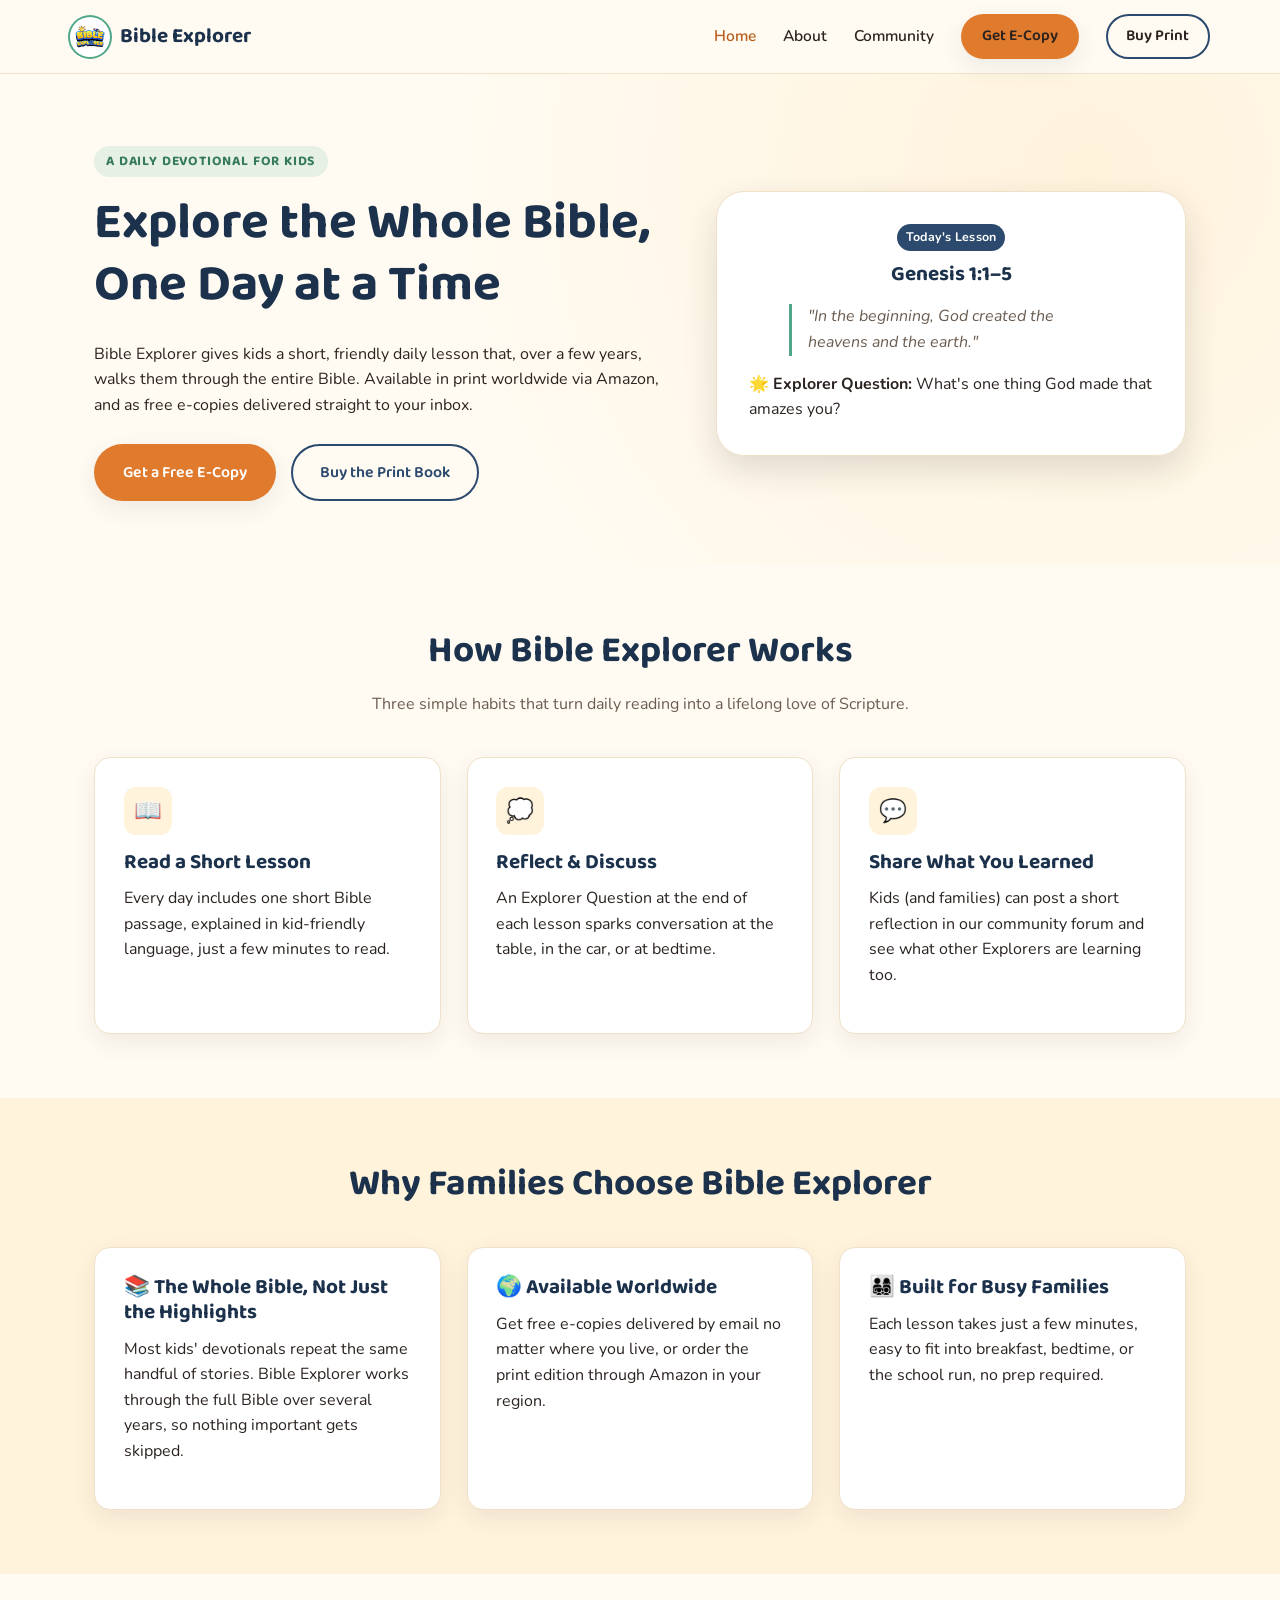
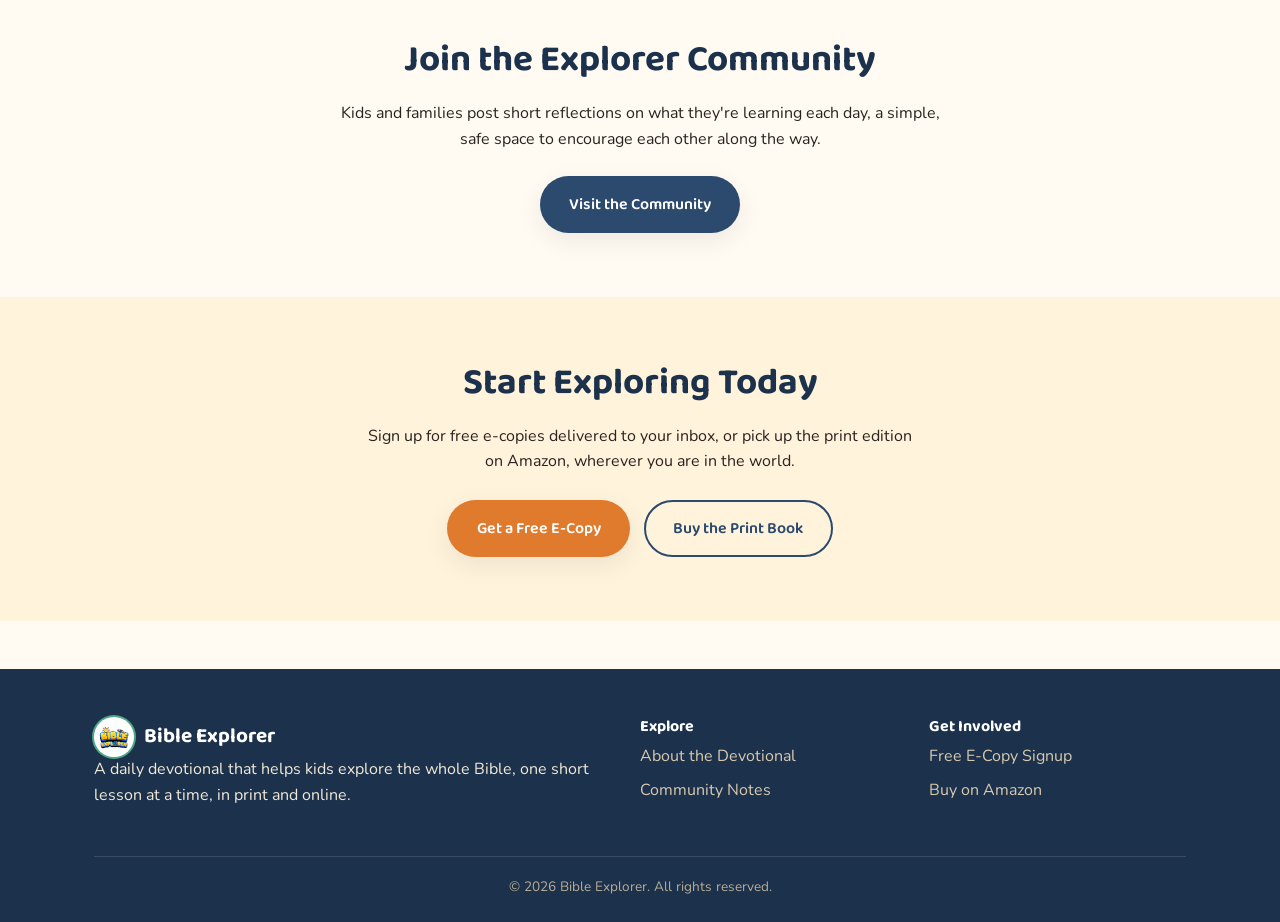
<file: index.html>
<!doctype html>
<html lang="en">
<head>
  <meta charset="UTF-8">
  <meta name="viewport" content="width=device-width, initial-scale=1.0">
  <title>Bible Explorer | A Daily Bible Devotional for Kids</title>
  <meta name="description" content="Bible Explorer helps kids explore the whole Bible, one short daily lesson at a time. Get free e-copies delivered worldwide, or buy the print edition on Amazon.">
  <link rel="icon" type="image/svg+xml" href="assets/favicon.svg">
  <link rel="preconnect" href="https://fonts.googleapis.com">
  <link rel="preconnect" href="https://fonts.gstatic.com" crossorigin>
  <link href="https://fonts.googleapis.com/css2?family=Baloo+2:wght@600;700;800&family=Nunito:wght@400;600;700;800&display=swap" rel="stylesheet">
  <link rel="stylesheet" href="css/styles.css">
</head>
<body>

  <header class="site-header">
    <div class="container nav">
      <a href="index.html" class="nav-brand"><span class="logo-badge"><img src="assets/Biblexplorer_logo.gif" alt="Bible Explorer logo"></span>Bible Explorer</a>
      <button class="nav-toggle" aria-label="Toggle navigation" aria-expanded="false">☰</button>
      <ul class="nav-links">
        <li><a href="index.html">Home</a></li>
        <li><a href="about.html">About</a></li>
        <li><a href="forum.html">Community</a></li>
        <li><a href="signup.html" class="btn btn-primary" style="padding:0.5em 1.2em;">Get E-Copy</a></li>
        <li><a href="buy.html" class="btn btn-outline" style="padding:0.5em 1.2em;">Buy Print</a></li>
      </ul>
    </div>
  </header>

  <main>
    <!-- Hero -->
    <section class="hero">
      <div class="container hero-grid">
        <div>
          <span class="eyebrow">A Daily Devotional for Kids</span>
          <h1>Explore the Whole Bible, One Day at a Time</h1>
          <p>Bible Explorer gives kids a short, friendly daily lesson that, over a few years, walks them through the entire Bible. Available in print worldwide via Amazon, and as free e-copies delivered straight to your inbox.</p>
          <div class="hero-actions">
            <a href="signup.html" class="btn btn-primary">Get a Free E-Copy</a>
            <a href="buy.html" class="btn btn-outline">Buy the Print Book</a>
          </div>
        </div>
        <div class="hero-art">
          <div class="badge">Today's Lesson</div>
          <h3 style="margin-top:0.8rem;">Genesis 1:1–5</h3>
          <blockquote style="text-align:left; border-left:3px solid var(--color-accent); padding-left:1rem; font-style:italic; color:var(--color-text-muted);">
            "In the beginning, God created the heavens and the earth."
          </blockquote>
          <p style="text-align:left; margin-bottom:0;">🌟 <strong>Explorer Question:</strong> What's one thing God made that amazes you?</p>
        </div>
      </div>
    </section>

    <!-- How it works -->
    <section class="section">
      <div class="container">
        <div class="section-header">
          <h2>How Bible Explorer Works</h2>
          <p>Three simple habits that turn daily reading into a lifelong love of Scripture.</p>
        </div>
        <div class="grid-3">
          <div class="card">
            <div class="icon">📖</div>
            <h3>Read a Short Lesson</h3>
            <p>Every day includes one short Bible passage, explained in kid-friendly language, just a few minutes to read.</p>
          </div>
          <div class="card">
            <div class="icon">💭</div>
            <h3>Reflect &amp; Discuss</h3>
            <p>An Explorer Question at the end of each lesson sparks conversation at the table, in the car, or at bedtime.</p>
          </div>
          <div class="card">
            <div class="icon">💬</div>
            <h3>Share What You Learned</h3>
            <p>Kids (and families) can post a short reflection in our community forum and see what other Explorers are learning too.</p>
          </div>
        </div>
      </div>
    </section>

    <!-- Why -->
    <section class="section section-alt">
      <div class="container">
        <div class="section-header">
          <h2>Why Families Choose Bible Explorer</h2>
        </div>
        <div class="grid-3">
          <div class="card">
            <h3>📚 The Whole Bible, Not Just the Highlights</h3>
            <p>Most kids' devotionals repeat the same handful of stories. Bible Explorer works through the full Bible over several years, so nothing important gets skipped.</p>
          </div>
          <div class="card">
            <h3>🌍 Available Worldwide</h3>
            <p>Get free e-copies delivered by email no matter where you live, or order the print edition through Amazon in your region.</p>
          </div>
          <div class="card">
            <h3>👨‍👩‍👧‍👦 Built for Busy Families</h3>
            <p>Each lesson takes just a few minutes, easy to fit into breakfast, bedtime, or the school run, no prep required.</p>
          </div>
        </div>
      </div>
    </section>

    <!-- Community teaser -->
    <section class="section">
      <div class="container" style="text-align:center;">
        <h2>Join the Explorer Community</h2>
        <p style="max-width:600px; margin:0 auto 1.5rem;">Kids and families post short reflections on what they're learning each day, a simple, safe space to encourage each other along the way.</p>
        <a href="forum.html" class="btn btn-secondary">Visit the Community</a>
      </div>
    </section>

    <!-- CTA -->
    <section class="section section-alt">
      <div class="container text-center">
        <h2>Start Exploring Today</h2>
        <p style="max-width:560px; margin:0 auto 1.5rem;">Sign up for free e-copies delivered to your inbox, or pick up the print edition on Amazon, wherever you are in the world.</p>
        <div class="hero-actions" style="justify-content:center;">
          <a href="signup.html" class="btn btn-primary">Get a Free E-Copy</a>
          <a href="buy.html" class="btn btn-outline">Buy the Print Book</a>
        </div>
      </div>
    </section>
  </main>

  <footer class="site-footer">
    <div class="container">
      <div class="footer-grid">
        <div>
          <div class="nav-brand" style="color:#fff;"><span class="logo-badge"><img src="assets/Biblexplorer_logo.gif" alt=""></span>Bible Explorer</div>
          <p>A daily devotional that helps kids explore the whole Bible, one short lesson at a time, in print and online.</p>
        </div>
        <div>
          <h4>Explore</h4>
          <ul>
            <li><a href="about.html">About the Devotional</a></li>
            <li><a href="forum.html">Community Notes</a></li>
          </ul>
        </div>
        <div>
          <h4>Get Involved</h4>
          <ul>
            <li><a href="signup.html">Free E-Copy Signup</a></li>
            <li><a href="buy.html">Buy on Amazon</a></li>
          </ul>
        </div>
      </div>
      <div class="footer-bottom">© <span id="year"></span> Bible Explorer. All rights reserved.</div>
    </div>
  </footer>

  <script src="js/nav.js"></script>
</body>
</html>
</file>
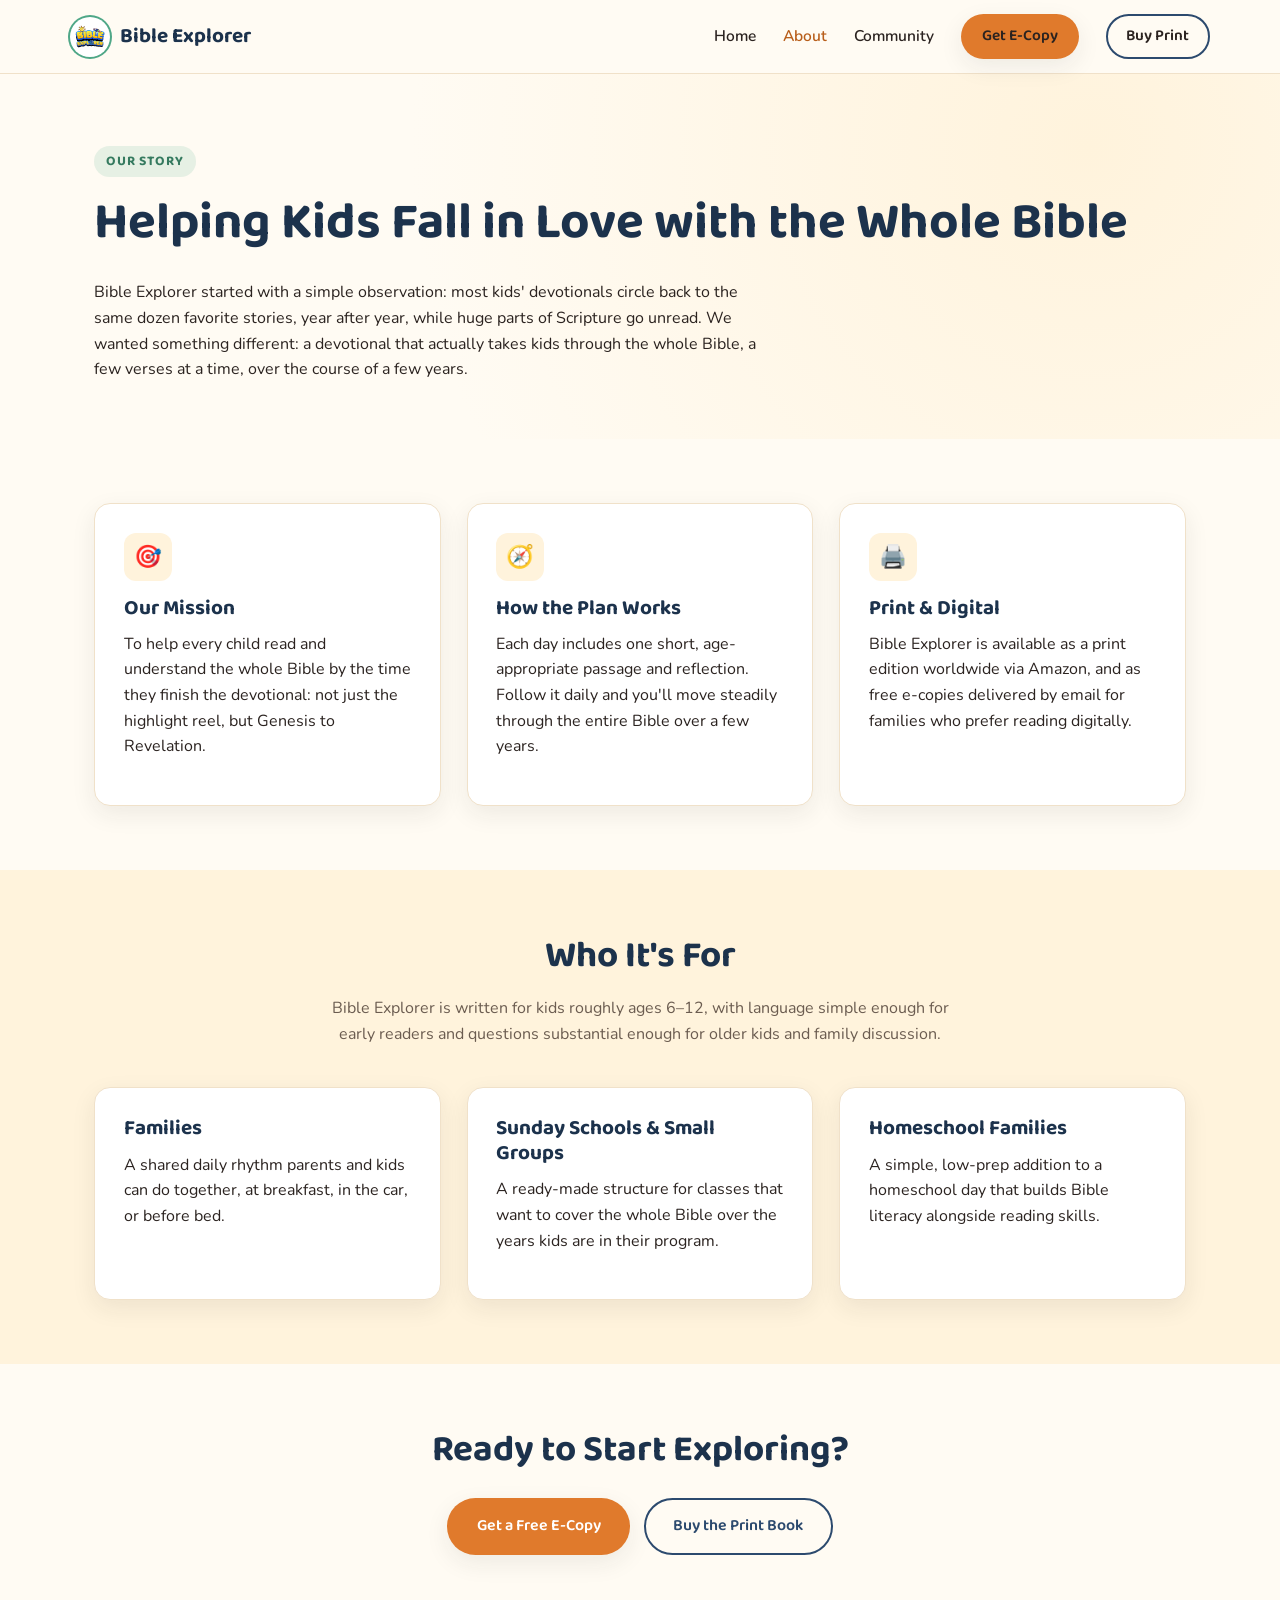
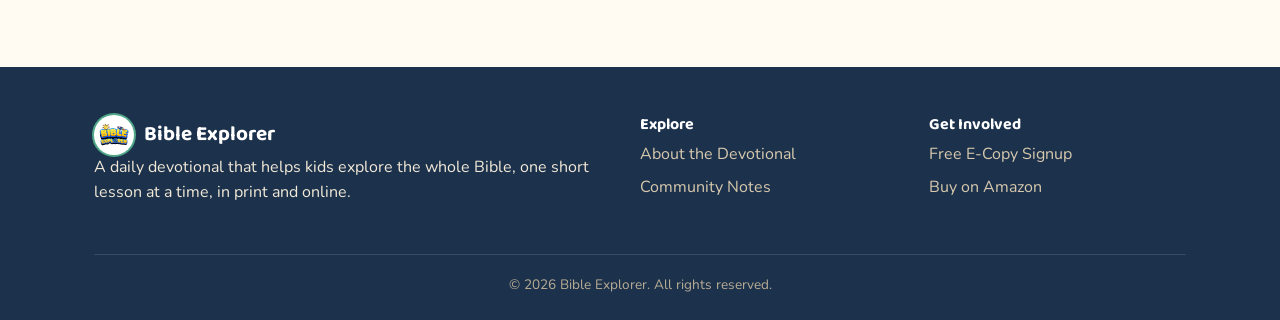
<file: about.html>
<!doctype html>
<html lang="en">
<head>
  <meta charset="UTF-8">
  <meta name="viewport" content="width=device-width, initial-scale=1.0">
  <title>About | Bible Explorer</title>
  <meta name="description" content="Learn about the Bible Explorer devotional: our mission to help kids read through the whole Bible, one short daily lesson at a time.">
  <link rel="icon" type="image/svg+xml" href="assets/favicon.svg">
  <link rel="preconnect" href="https://fonts.googleapis.com">
  <link rel="preconnect" href="https://fonts.gstatic.com" crossorigin>
  <link href="https://fonts.googleapis.com/css2?family=Baloo+2:wght@600;700;800&family=Nunito:wght@400;600;700;800&display=swap" rel="stylesheet">
  <link rel="stylesheet" href="css/styles.css">
</head>
<body>

  <header class="site-header">
    <div class="container nav">
      <a href="index.html" class="nav-brand"><span class="logo-badge"><img src="assets/Biblexplorer_logo.gif" alt="Bible Explorer logo"></span>Bible Explorer</a>
      <button class="nav-toggle" aria-label="Toggle navigation" aria-expanded="false">☰</button>
      <ul class="nav-links">
        <li><a href="index.html">Home</a></li>
        <li><a href="about.html">About</a></li>
        <li><a href="forum.html">Community</a></li>
        <li><a href="signup.html" class="btn btn-primary" style="padding:0.5em 1.2em;">Get E-Copy</a></li>
        <li><a href="buy.html" class="btn btn-outline" style="padding:0.5em 1.2em;">Buy Print</a></li>
      </ul>
    </div>
  </header>

  <main>
    <section class="hero" style="padding-bottom:2.5rem;">
      <div class="container">
        <span class="eyebrow">Our Story</span>
        <h1>Helping Kids Fall in Love with the Whole Bible</h1>
        <p style="max-width:680px;">Bible Explorer started with a simple observation: most kids' devotionals circle back to the same dozen favorite stories, year after year, while huge parts of Scripture go unread. We wanted something different: a devotional that actually takes kids through the whole Bible, a few verses at a time, over the course of a few years.</p>
      </div>
    </section>

    <section class="section">
      <div class="container">
        <div class="grid-3">
          <div class="card">
            <div class="icon">🎯</div>
            <h3>Our Mission</h3>
            <p>To help every child read and understand the whole Bible by the time they finish the devotional: not just the highlight reel, but Genesis to Revelation.</p>
          </div>
          <div class="card">
            <div class="icon">🧭</div>
            <h3>How the Plan Works</h3>
            <p>Each day includes one short, age-appropriate passage and reflection. Follow it daily and you'll move steadily through the entire Bible over a few years.</p>
          </div>
          <div class="card">
            <div class="icon">🖨️</div>
            <h3>Print &amp; Digital</h3>
            <p>Bible Explorer is available as a print edition worldwide via Amazon, and as free e-copies delivered by email for families who prefer reading digitally.</p>
          </div>
        </div>
      </div>
    </section>

    <section class="section section-alt">
      <div class="container">
        <div class="section-header">
          <h2>Who It's For</h2>
          <p>Bible Explorer is written for kids roughly ages 6–12, with language simple enough for early readers and questions substantial enough for older kids and family discussion.</p>
        </div>
        <div class="grid-3">
          <div class="card">
            <h3>Families</h3>
            <p>A shared daily rhythm parents and kids can do together, at breakfast, in the car, or before bed.</p>
          </div>
          <div class="card">
            <h3>Sunday Schools &amp; Small Groups</h3>
            <p>A ready-made structure for classes that want to cover the whole Bible over the years kids are in their program.</p>
          </div>
          <div class="card">
            <h3>Homeschool Families</h3>
            <p>A simple, low-prep addition to a homeschool day that builds Bible literacy alongside reading skills.</p>
          </div>
        </div>
      </div>
    </section>

    <section class="section text-center">
      <div class="container">
        <h2>Ready to Start Exploring?</h2>
        <div class="hero-actions" style="justify-content:center;">
          <a href="signup.html" class="btn btn-primary">Get a Free E-Copy</a>
          <a href="buy.html" class="btn btn-outline">Buy the Print Book</a>
        </div>
      </div>
    </section>
  </main>

  <footer class="site-footer">
    <div class="container">
      <div class="footer-grid">
        <div>
          <div class="nav-brand" style="color:#fff;"><span class="logo-badge"><img src="assets/Biblexplorer_logo.gif" alt=""></span>Bible Explorer</div>
          <p>A daily devotional that helps kids explore the whole Bible, one short lesson at a time, in print and online.</p>
        </div>
        <div>
          <h4>Explore</h4>
          <ul>
            <li><a href="about.html">About the Devotional</a></li>
            <li><a href="forum.html">Community Notes</a></li>
          </ul>
        </div>
        <div>
          <h4>Get Involved</h4>
          <ul>
            <li><a href="signup.html">Free E-Copy Signup</a></li>
            <li><a href="buy.html">Buy on Amazon</a></li>
          </ul>
        </div>
      </div>
      <div class="footer-bottom">© <span id="year"></span> Bible Explorer. All rights reserved.</div>
    </div>
  </footer>

  <script src="js/nav.js"></script>
</body>
</html>
</file>
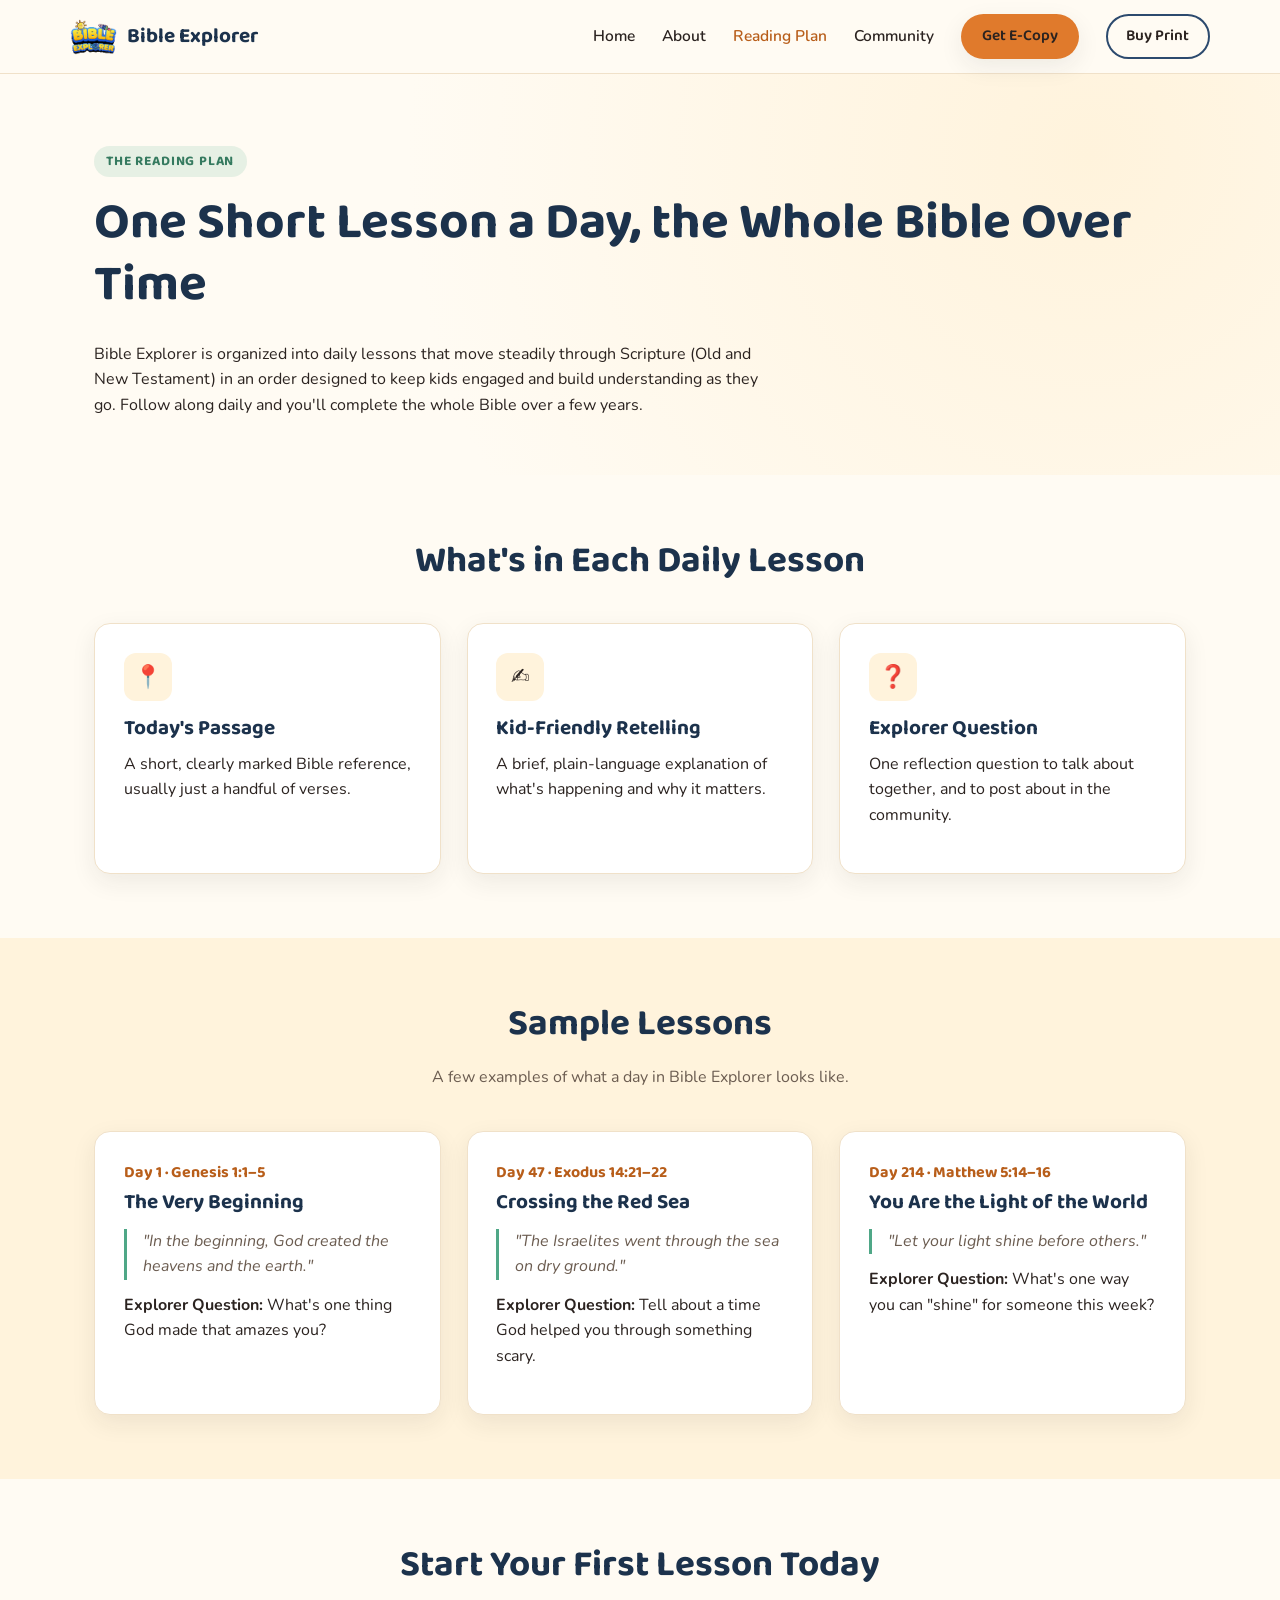
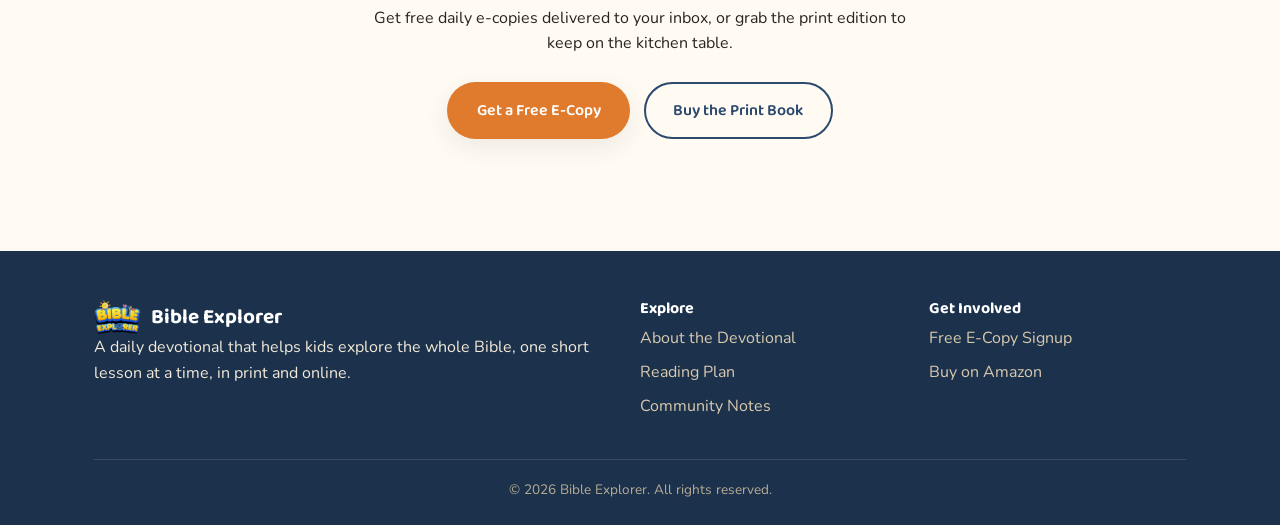
<file: reading-plan.html>
<!doctype html>
<html lang="en">
<head>
  <meta charset="UTF-8">
  <meta name="viewport" content="width=device-width, initial-scale=1.0">
  <title>Reading Plan &amp; Sample Lessons | Bible Explorer</title>
  <meta name="description" content="See how the Bible Explorer reading plan takes kids through the whole Bible over a few years, with sample daily lessons.">
  <link rel="icon" type="image/svg+xml" href="assets/favicon.svg">
  <link rel="preconnect" href="https://fonts.googleapis.com">
  <link rel="preconnect" href="https://fonts.gstatic.com" crossorigin>
  <link href="https://fonts.googleapis.com/css2?family=Baloo+2:wght@600;700;800&family=Nunito:wght@400;600;700;800&display=swap" rel="stylesheet">
  <link rel="stylesheet" href="css/styles.css">
</head>
<body>

  <header class="site-header">
    <div class="container nav">
      <a href="index.html" class="nav-brand"><img src="assets/Biblexplorer_logo.gif" alt="Bible Explorer logo">Bible Explorer</a>
      <button class="nav-toggle" aria-label="Toggle navigation" aria-expanded="false">☰</button>
      <ul class="nav-links">
        <li><a href="index.html">Home</a></li>
        <li><a href="about.html">About</a></li>
        <li><a href="reading-plan.html">Reading Plan</a></li>
        <li><a href="forum.html">Community</a></li>
        <li><a href="signup.html" class="btn btn-primary" style="padding:0.5em 1.2em;">Get E-Copy</a></li>
        <li><a href="buy.html" class="btn btn-outline" style="padding:0.5em 1.2em;">Buy Print</a></li>
      </ul>
    </div>
  </header>

  <main>
    <section class="hero" style="padding-bottom:2.5rem;">
      <div class="container">
        <span class="eyebrow">The Reading Plan</span>
        <h1>One Short Lesson a Day, the Whole Bible Over Time</h1>
        <p style="max-width:680px;">Bible Explorer is organized into daily lessons that move steadily through Scripture (Old and New Testament) in an order designed to keep kids engaged and build understanding as they go. Follow along daily and you'll complete the whole Bible over a few years.</p>
      </div>
    </section>

    <section class="section">
      <div class="container">
        <div class="section-header">
          <h2>What's in Each Daily Lesson</h2>
        </div>
        <div class="grid-3">
          <div class="card">
            <div class="icon">📍</div>
            <h3>Today's Passage</h3>
            <p>A short, clearly marked Bible reference, usually just a handful of verses.</p>
          </div>
          <div class="card">
            <div class="icon">✍️</div>
            <h3>Kid-Friendly Retelling</h3>
            <p>A brief, plain-language explanation of what's happening and why it matters.</p>
          </div>
          <div class="card">
            <div class="icon">❓</div>
            <h3>Explorer Question</h3>
            <p>One reflection question to talk about together, and to post about in the community.</p>
          </div>
        </div>
      </div>
    </section>

    <section class="section section-alt">
      <div class="container">
        <div class="section-header">
          <h2>Sample Lessons</h2>
          <p>A few examples of what a day in Bible Explorer looks like.</p>
        </div>
        <div class="grid-3">
          <div class="lesson-card">
            <div class="ref">Day 1 · Genesis 1:1–5</div>
            <h3>The Very Beginning</h3>
            <blockquote>"In the beginning, God created the heavens and the earth."</blockquote>
            <p><strong>Explorer Question:</strong> What's one thing God made that amazes you?</p>
          </div>
          <div class="lesson-card">
            <div class="ref">Day 47 · Exodus 14:21–22</div>
            <h3>Crossing the Red Sea</h3>
            <blockquote>"The Israelites went through the sea on dry ground."</blockquote>
            <p><strong>Explorer Question:</strong> Tell about a time God helped you through something scary.</p>
          </div>
          <div class="lesson-card">
            <div class="ref">Day 214 · Matthew 5:14–16</div>
            <h3>You Are the Light of the World</h3>
            <blockquote>"Let your light shine before others."</blockquote>
            <p><strong>Explorer Question:</strong> What's one way you can "shine" for someone this week?</p>
          </div>
        </div>
      </div>
    </section>

    <section class="section text-center">
      <div class="container">
        <h2>Start Your First Lesson Today</h2>
        <p style="max-width:560px; margin:0 auto 1.5rem;">Get free daily e-copies delivered to your inbox, or grab the print edition to keep on the kitchen table.</p>
        <div class="hero-actions" style="justify-content:center;">
          <a href="signup.html" class="btn btn-primary">Get a Free E-Copy</a>
          <a href="buy.html" class="btn btn-outline">Buy the Print Book</a>
        </div>
      </div>
    </section>
  </main>

  <footer class="site-footer">
    <div class="container">
      <div class="footer-grid">
        <div>
          <div class="nav-brand" style="color:#fff;"><img src="assets/Biblexplorer_logo.gif" alt="">Bible Explorer</div>
          <p>A daily devotional that helps kids explore the whole Bible, one short lesson at a time, in print and online.</p>
        </div>
        <div>
          <h4>Explore</h4>
          <ul>
            <li><a href="about.html">About the Devotional</a></li>
            <li><a href="reading-plan.html">Reading Plan</a></li>
            <li><a href="forum.html">Community Notes</a></li>
          </ul>
        </div>
        <div>
          <h4>Get Involved</h4>
          <ul>
            <li><a href="signup.html">Free E-Copy Signup</a></li>
            <li><a href="buy.html">Buy on Amazon</a></li>
          </ul>
        </div>
      </div>
      <div class="footer-bottom">© <span id="year"></span> Bible Explorer. All rights reserved.</div>
    </div>
  </footer>

  <script src="js/nav.js"></script>
</body>
</html>
</file>
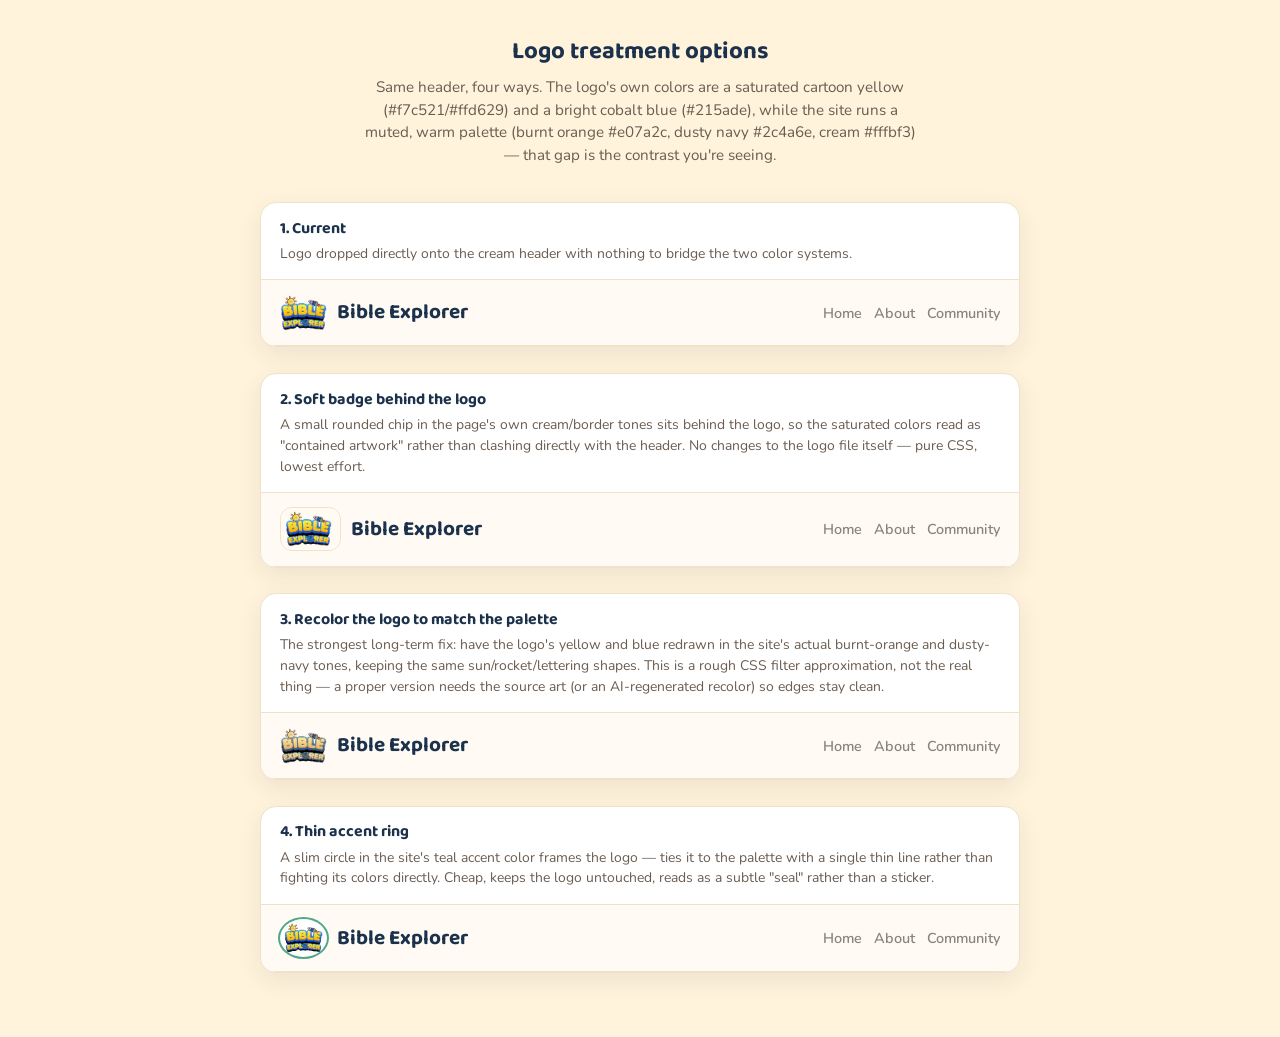
<file: Claude outputs/logo-options-preview.html>
<!doctype html>
<html lang="en">
<head>
<meta charset="UTF-8">
<title>Logo treatment options</title>
<link rel="preconnect" href="https://fonts.googleapis.com">
<link rel="preconnect" href="https://fonts.gstatic.com" crossorigin>
<link href="https://fonts.googleapis.com/css2?family=Baloo+2:wght@600;700;800&family=Nunito:wght@400;600;700;800&display=swap" rel="stylesheet">
<style>
  :root {
    --color-bg: #fffbf3;
    --color-bg-alt: #fff3dc;
    --color-surface: #ffffff;
    --color-primary: #e07a2c;
    --color-primary-dark: #b85e1a;
    --color-secondary: #2c4a6e;
    --color-secondary-dark: #1c324c;
    --color-accent: #4fa787;
    --color-accent-dark: #357a5f;
    --color-text: #2b2320;
    --color-text-muted: #6b5c50;
    --color-border: #f0e1c9;
    --font-heading: "Baloo 2", "Nunito", system-ui, sans-serif;
    --font-body: "Nunito", system-ui, -apple-system, sans-serif;
  }
  * { box-sizing: border-box; }
  body {
    margin: 0;
    background: var(--color-bg-alt);
    font-family: var(--font-body);
    color: var(--color-text);
    padding: 2rem 1rem 4rem;
  }
  h1 {
    font-family: var(--font-heading);
    color: var(--color-secondary-dark);
    text-align: center;
    font-size: 1.5rem;
    margin: 0 0 0.3rem;
  }
  .intro {
    text-align: center;
    color: var(--color-text-muted);
    max-width: 560px;
    margin: 0 auto 2.2rem;
    font-size: 0.95rem;
    line-height: 1.5;
  }
  .wrap { max-width: 760px; margin: 0 auto; display: flex; flex-direction: column; gap: 1.6rem; }
  .option {
    background: var(--color-surface);
    border: 1px solid var(--color-border);
    border-radius: 16px;
    overflow: hidden;
    box-shadow: 0 8px 24px rgba(43,35,32,0.08);
  }
  .option-label {
    padding: 0.8rem 1.2rem 0.2rem;
    font-family: var(--font-heading);
    font-weight: 700;
    color: var(--color-secondary-dark);
    font-size: 1rem;
  }
  .option-desc {
    padding: 0 1.2rem 0.9rem;
    color: var(--color-text-muted);
    font-size: 0.87rem;
    line-height: 1.5;
  }
  /* mock header, matches site's real .site-header/.nav-brand rules */
  .mock-header {
    background: rgba(255, 251, 243, 0.92);
    border-top: 1px solid var(--color-border);
    border-bottom: 1px solid var(--color-border);
    padding: 0.9rem 1.2rem;
    display: flex;
    align-items: center;
    justify-content: space-between;
  }
  .nav-brand {
    display: flex;
    align-items: center;
    gap: 0.6rem;
    font-family: var(--font-heading);
    font-size: 1.3rem;
    font-weight: 700;
    color: var(--color-secondary-dark);
  }
  .nav-brand img { height: 36px; width: auto; max-width: 64px; object-fit: contain; display:block; }
  .fake-links { display:flex; gap:1.3rem; font-size:0.9rem; font-weight:600; color:var(--color-text); opacity:0.55; }
  @media (max-width:480px){ .fake-links{ display:none; } }

  /* Option 2: soft badge behind logo */
  .badge-wrap {
    background: var(--color-bg);
    border: 1px solid var(--color-border);
    border-radius: 12px;
    padding: 3px 8px 3px 4px;
    display: inline-flex;
    align-items: center;
    box-shadow: inset 0 0 0 1px rgba(255,255,255,0.6);
  }

  /* Option 3: recolored via filter toward navy + warm gold, approximate preview only */
  .recolor img {
    filter: saturate(0.55) sepia(0.25) hue-rotate(-8deg) brightness(0.97);
  }

  /* Option 4: teal ring accent, echoes site's accent color */
  .ring-wrap {
    display: inline-flex;
    padding: 4px;
    border-radius: 50%;
    background: var(--color-surface);
    box-shadow: 0 0 0 2px var(--color-accent);
  }
</style>
</head>
<body>

  <h1>Logo treatment options</h1>
  <p class="intro">Same header, four ways. The logo's own colors are a saturated cartoon yellow (#f7c521/#ffd629) and a bright cobalt blue (#215ade), while the site runs a muted, warm palette (burnt orange #e07a2c, dusty navy #2c4a6e, cream #fffbf3) &mdash; that gap is the contrast you're seeing.</p>

  <div class="wrap">

    <div class="option">
      <div class="option-label">1. Current</div>
      <div class="option-desc">Logo dropped directly onto the cream header with nothing to bridge the two color systems.</div>
      <div class="mock-header">
        <div class="nav-brand"><img src="[data-uri]" alt="">Bible Explorer</div>
        <div class="fake-links">Home&nbsp;&nbsp;&nbsp;About&nbsp;&nbsp;&nbsp;Community</div>
      </div>
    </div>

    <div class="option">
      <div class="option-label">2. Soft badge behind the logo</div>
      <div class="option-desc">A small rounded chip in the page's own cream/border tones sits behind the logo, so the saturated colors read as "contained artwork" rather than clashing directly with the header. No changes to the logo file itself &mdash; pure CSS, lowest effort.</div>
      <div class="mock-header">
        <div class="nav-brand"><span class="badge-wrap"><img src="[data-uri]" alt=""></span>Bible Explorer</div>
        <div class="fake-links">Home&nbsp;&nbsp;&nbsp;About&nbsp;&nbsp;&nbsp;Community</div>
      </div>
    </div>

    <div class="option recolor">
      <div class="option-label">3. Recolor the logo to match the palette</div>
      <div class="option-desc">The strongest long-term fix: have the logo's yellow and blue redrawn in the site's actual burnt-orange and dusty-navy tones, keeping the same sun/rocket/lettering shapes. This is a rough CSS filter approximation, not the real thing &mdash; a proper version needs the source art (or an AI-regenerated recolor) so edges stay clean.</div>
      <div class="mock-header">
        <div class="nav-brand"><img src="[data-uri]" alt="">Bible Explorer</div>
        <div class="fake-links">Home&nbsp;&nbsp;&nbsp;About&nbsp;&nbsp;&nbsp;Community</div>
      </div>
    </div>

    <div class="option">
      <div class="option-label">4. Thin accent ring</div>
      <div class="option-desc">A slim circle in the site's teal accent color frames the logo &mdash; ties it to the palette with a single thin line rather than fighting its colors directly. Cheap, keeps the logo untouched, reads as a subtle "seal" rather than a sticker.</div>
      <div class="mock-header">
        <div class="nav-brand"><span class="ring-wrap"><img src="[data-uri]" alt="" style="height:30px;"></span>Bible Explorer</div>
        <div class="fake-links">Home&nbsp;&nbsp;&nbsp;About&nbsp;&nbsp;&nbsp;Community</div>
      </div>
    </div>

  </div>

</body>
</html>
</file>
<file: css/styles.css>
/* =========================================================
   Bible Explorer: shared stylesheet
   A warm, kid-friendly design system used across every page.
   ========================================================= */

:root {
  /* Palette */
  --color-bg: #fffbf3;
  --color-bg-alt: #fff3dc;
  --color-surface: #ffffff;
  --color-primary: #e07a2c;
  --color-primary-dark: #b85e1a;
  --color-secondary: #2c4a6e;
  --color-secondary-dark: #1c324c;
  --color-accent: #4fa787;
  --color-accent-dark: #357a5f;
  --color-text: #2b2320;
  --color-text-muted: #6b5c50;
  --color-border: #f0e1c9;
  --color-danger: #c0392b;

  /* Type */
  --font-heading: "Baloo 2", "Nunito", system-ui, sans-serif;
  --font-body: "Nunito", system-ui, -apple-system, sans-serif;

  /* Layout */
  --radius-sm: 10px;
  --radius-md: 16px;
  --radius-lg: 28px;
  --shadow-soft: 0 8px 24px rgba(43, 35, 32, 0.08);
  --shadow-lift: 0 14px 34px rgba(43, 35, 32, 0.14);
  --max-width: 1140px;
}

* {
  box-sizing: border-box;
}

html {
  scroll-behavior: smooth;
}

body {
  margin: 0;
  font-family: var(--font-body);
  background: var(--color-bg);
  color: var(--color-text);
  line-height: 1.6;
  -webkit-font-smoothing: antialiased;
}

h1, h2, h3, h4 {
  font-family: var(--font-heading);
  line-height: 1.2;
  margin: 0 0 0.5em;
  color: var(--color-secondary-dark);
}

h1 { font-size: clamp(2.1rem, 4vw, 3.2rem); }
h2 { font-size: clamp(1.6rem, 3vw, 2.3rem); }
h3 { font-size: 1.3rem; }

p { margin: 0 0 1em; }

a {
  color: var(--color-primary-dark);
  text-decoration: none;
}
a:hover { text-decoration: underline; }

img { max-width: 100%; display: block; }

.container {
  width: 100%;
  max-width: var(--max-width);
  margin: 0 auto;
  padding: 0 1.5rem;
}

/* ---------- Buttons ---------- */
.btn {
  display: inline-flex;
  align-items: center;
  justify-content: center;
  gap: 0.5em;
  font-family: var(--font-heading);
  font-weight: 600;
  font-size: 1rem;
  padding: 0.85em 1.7em;
  border-radius: 999px;
  border: 2px solid transparent;
  cursor: pointer;
  transition: transform 0.15s ease, box-shadow 0.15s ease, background 0.15s ease;
  text-decoration: none;
}
.btn:hover { text-decoration: none; transform: translateY(-2px); }

.btn-primary {
  background: var(--color-primary);
  color: #fff;
  box-shadow: var(--shadow-soft);
}
.btn-primary:hover { background: var(--color-primary-dark); box-shadow: var(--shadow-lift); }

.btn-secondary {
  background: var(--color-secondary);
  color: #fff;
  box-shadow: var(--shadow-soft);
}
.btn-secondary:hover { background: var(--color-secondary-dark); box-shadow: var(--shadow-lift); }

.btn-outline {
  background: transparent;
  border-color: var(--color-secondary);
  color: var(--color-secondary);
}
.btn-outline:hover { background: var(--color-secondary); color: #fff; }

.btn-block { width: 100%; }
.btn:disabled { opacity: 0.6; cursor: not-allowed; transform: none; }

/* ---------- Header / Nav ---------- */
.site-header {
  position: sticky;
  top: 0;
  z-index: 50;
  background: rgba(255, 251, 243, 0.92);
  backdrop-filter: saturate(180%) blur(8px);
  border-bottom: 1px solid var(--color-border);
}

.nav {
  display: flex;
  align-items: center;
  justify-content: space-between;
  padding: 0.9rem 0;
}

.nav-brand {
  display: flex;
  align-items: center;
  gap: 0.6rem;
  font-family: var(--font-heading);
  font-size: 1.3rem;
  font-weight: 700;
  color: var(--color-secondary-dark);
}
.nav-brand:hover { text-decoration: none; }
.nav-brand img { height: 36px; width: auto; max-width: 64px; object-fit: contain; }

.nav-brand .logo-badge {
  display: inline-flex;
  align-items: center;
  justify-content: center;
  width: 40px;
  height: 40px;
  flex-shrink: 0;
  border-radius: 50%;
  background: var(--color-surface);
  box-shadow: 0 0 0 2px var(--color-accent);
}
.nav-brand .logo-badge img {
  height: 30px;
  width: 30px;
  max-width: none;
  object-fit: contain;
}

.nav-links {
  display: flex;
  align-items: center;
  gap: 1.7rem;
  list-style: none;
  margin: 0;
  padding: 0;
}

.nav-links a {
  color: var(--color-text);
  font-weight: 600;
  font-size: 0.97rem;
}
.nav-links a.active { color: var(--color-primary-dark); }

.nav-toggle {
  display: none;
  background: none;
  border: none;
  font-size: 1.6rem;
  cursor: pointer;
  color: var(--color-secondary-dark);
}

@media (max-width: 760px) {
  .nav-toggle { display: block; }
  .nav-links {
    position: absolute;
    top: 100%;
    left: 0;
    right: 0;
    background: var(--color-surface);
    flex-direction: column;
    align-items: flex-start;
    gap: 0;
    border-bottom: 1px solid var(--color-border);
    max-height: 0;
    overflow: hidden;
    transition: max-height 0.25s ease;
  }
  .nav-links.open { max-height: 420px; }
  .nav-links li { width: 100%; }
  .nav-links a {
    display: block;
    padding: 0.9rem 1.5rem;
    width: 100%;
    border-top: 1px solid var(--color-border);
  }
}

/* ---------- Hero ---------- */
.hero {
  padding: 4.5rem 0 4rem;
  background: radial-gradient(circle at 85% 20%, var(--color-bg-alt), var(--color-bg) 60%);
}

.hero-grid {
  display: grid;
  grid-template-columns: 1.1fr 0.9fr;
  gap: 3rem;
  align-items: center;
}

@media (max-width: 860px) {
  .hero-grid { grid-template-columns: 1fr; }
}

.eyebrow {
  display: inline-block;
  font-family: var(--font-heading);
  font-weight: 700;
  font-size: 0.85rem;
  letter-spacing: 0.06em;
  text-transform: uppercase;
  color: var(--color-accent-dark);
  background: rgba(79, 167, 135, 0.14);
  padding: 0.35em 0.9em;
  border-radius: 999px;
  margin-bottom: 1rem;
}

.hero-actions {
  display: flex;
  flex-wrap: wrap;
  gap: 0.9rem;
  margin-top: 1.6rem;
}

.hero-art {
  background: var(--color-surface);
  border-radius: var(--radius-lg);
  box-shadow: var(--shadow-lift);
  padding: 2rem;
  text-align: center;
  border: 1px solid var(--color-border);
}

/* ---------- Sections ---------- */
.section { padding: 4rem 0; }
.section-alt { background: var(--color-bg-alt); }
.section-header { max-width: 640px; margin: 0 auto 2.5rem; text-align: center; }
.section-header p { color: var(--color-text-muted); }

.grid-3 {
  display: grid;
  grid-template-columns: repeat(3, 1fr);
  gap: 1.6rem;
}
@media (max-width: 860px) {
  .grid-3 { grid-template-columns: 1fr; }
}

.card {
  background: var(--color-surface);
  border: 1px solid var(--color-border);
  border-radius: var(--radius-md);
  padding: 1.8rem;
  box-shadow: var(--shadow-soft);
}

.card .icon {
  width: 48px;
  height: 48px;
  border-radius: 12px;
  background: var(--color-bg-alt);
  display: flex;
  align-items: center;
  justify-content: center;
  font-size: 1.4rem;
  margin-bottom: 1rem;
}

.badge {
  display: inline-block;
  font-size: 0.78rem;
  font-weight: 700;
  padding: 0.25em 0.7em;
  border-radius: 999px;
  background: var(--color-secondary);
  color: #fff;
  letter-spacing: 0.02em;
}

/* ---------- Lesson / verse cards ---------- */
.lesson-card {
  background: var(--color-surface);
  border-radius: var(--radius-md);
  border: 1px solid var(--color-border);
  padding: 1.8rem;
  box-shadow: var(--shadow-soft);
}
.lesson-card .ref {
  font-family: var(--font-heading);
  color: var(--color-primary-dark);
  font-weight: 700;
  margin-bottom: 0.3rem;
}
.lesson-card blockquote {
  margin: 0.8rem 0;
  padding-left: 1rem;
  border-left: 3px solid var(--color-accent);
  font-style: italic;
  color: var(--color-text-muted);
}

/* ---------- Forms ---------- */
.form-panel {
  background: var(--color-surface);
  border: 1px solid var(--color-border);
  border-radius: var(--radius-lg);
  padding: 2.2rem;
  box-shadow: var(--shadow-lift);
  max-width: 520px;
  margin: 0 auto;
}

.field { margin-bottom: 1.2rem; }
.field label {
  display: block;
  font-weight: 700;
  margin-bottom: 0.4rem;
  font-size: 0.92rem;
}
.field input,
.field select,
.field textarea {
  width: 100%;
  padding: 0.75em 0.9em;
  border-radius: var(--radius-sm);
  border: 1.5px solid var(--color-border);
  font-family: var(--font-body);
  font-size: 1rem;
  background: var(--color-bg);
  color: var(--color-text);
}
.field input:focus,
.field select:focus,
.field textarea:focus {
  outline: none;
  border-color: var(--color-primary);
}
.field-hint { font-size: 0.82rem; color: var(--color-text-muted); margin-top: 0.3rem; }

.form-message {
  margin-top: 1rem;
  padding: 0.8em 1em;
  border-radius: var(--radius-sm);
  font-size: 0.92rem;
  display: none;
}
.form-message.success {
  display: block;
  background: rgba(79, 167, 135, 0.14);
  color: var(--color-accent-dark);
}
.form-message.error {
  display: block;
  background: rgba(192, 57, 43, 0.1);
  color: var(--color-danger);
}

/* ---------- Buy page regions ---------- */
.region-grid {
  display: grid;
  grid-template-columns: repeat(auto-fit, minmax(220px, 1fr));
  gap: 1.2rem;
}
.region-card {
  background: var(--color-surface);
  border: 1px solid var(--color-border);
  border-radius: var(--radius-md);
  padding: 1.5rem;
  text-align: center;
  box-shadow: var(--shadow-soft);
}
.region-card .flag { font-size: 2rem; margin-bottom: 0.5rem; }

/* ---------- Forum ---------- */
.forum-layout {
  display: grid;
  grid-template-columns: 320px 1fr;
  gap: 2rem;
  align-items: start;
}
@media (max-width: 860px) {
  .forum-layout { grid-template-columns: 1fr; }
}

.post {
  background: var(--color-surface);
  border: 1px solid var(--color-border);
  border-radius: var(--radius-md);
  padding: 1.4rem;
  margin-bottom: 1rem;
  box-shadow: var(--shadow-soft);
}
.post-meta {
  display: flex;
  justify-content: space-between;
  align-items: center;
  font-size: 0.85rem;
  color: var(--color-text-muted);
  margin-bottom: 0.5rem;
}
.post-author { font-weight: 700; color: var(--color-secondary-dark); }

.char-count { text-align: right; font-size: 0.8rem; color: var(--color-text-muted); }

.auth-box {
  background: var(--color-bg-alt);
  border-radius: var(--radius-md);
  padding: 1.4rem;
}

.empty-state {
  text-align: center;
  color: var(--color-text-muted);
  padding: 2rem 1rem;
}

/* ---------- Buy page: share-a-friend box ---------- */
.share-box:empty { margin: 0; }
.share-form {
  background: var(--color-bg-alt);
  border-radius: var(--radius-sm);
  padding: 1rem;
  margin-top: 0.6rem;
  text-align: left;
}
.share-form .field { margin-bottom: 0.8rem; }
.share-form .field label {
  font-size: 0.78rem;
  color: var(--color-text-muted);
}
.share-message { margin-top: 0.6rem; }

/* ---------- Footer ---------- */
.site-footer {
  background: var(--color-secondary-dark);
  color: #f2e9d8;
  padding: 3rem 0 1.5rem;
  margin-top: 3rem;
}
.footer-grid {
  display: grid;
  grid-template-columns: 2fr 1fr 1fr;
  gap: 2rem;
  margin-bottom: 2rem;
}
@media (max-width: 760px) {
  .footer-grid { grid-template-columns: 1fr; }
}
.site-footer h4 { color: #fff; font-size: 1rem; }
.site-footer a { color: #d8c9ae; }
.site-footer ul { list-style: none; padding: 0; margin: 0; }
.site-footer li { margin-bottom: 0.5rem; }
.footer-bottom {
  border-top: 1px solid rgba(255,255,255,0.12);
  padding-top: 1.2rem;
  font-size: 0.85rem;
  color: #b9ac95;
  text-align: center;
}

.text-center { text-align: center; }
.mt-2 { margin-top: 2rem; }
.mb-0 { margin-bottom: 0; }

/* =========================================================
   Admin page: dashboard look, distinct from the marketing site
   ========================================================= */

.admin-body {
  background: #f2f3f6;
}

/* ---------- Top bar ---------- */
.admin-topbar {
  position: sticky;
  top: 0;
  z-index: 50;
  background: var(--color-secondary-dark);
  border-bottom: 1px solid rgba(255, 255, 255, 0.08);
}
.admin-topbar .nav {
  padding: 0.8rem 0;
}
.admin-topbar .nav-brand {
  color: #fff;
}
.admin-topbar .badge {
  background: var(--color-primary);
}
.admin-topbar-right {
  display: flex;
  align-items: center;
  gap: 1rem;
  flex-wrap: wrap;
}
.admin-user {
  display: flex;
  align-items: center;
  gap: 0.7rem;
  font-size: 0.85rem;
  color: #d8c9ae;
}
.admin-user .btn {
  border-color: rgba(255, 255, 255, 0.35);
  color: #fff;
}
.admin-user .btn:hover {
  background: rgba(255, 255, 255, 0.12);
  color: #fff;
}
.admin-view-site {
  color: #d8c9ae;
  font-size: 0.85rem;
  font-weight: 700;
}

/* ---------- Sign-in / denied / error states ---------- */
.admin-gate {
  max-width: 480px;
  margin: 3rem auto;
}
.admin-gate .auth-box,
.admin-gate.text-center {
  background: var(--color-surface);
  border: 1px solid var(--color-border);
  border-radius: var(--radius-lg);
  box-shadow: var(--shadow-lift);
  padding: 2.2rem;
}
.admin-gate-icon {
  font-size: 2.2rem;
  margin-bottom: 0.6rem;
}

/* ---------- Dashboard stats ---------- */
.admin-stats {
  display: grid;
  grid-template-columns: repeat(auto-fit, minmax(150px, 1fr));
  gap: 1rem;
  margin: 1.5rem 0 2rem;
}
.admin-stat {
  background: var(--color-surface);
  border: 1px solid var(--color-border);
  border-radius: var(--radius-md);
  padding: 1.1rem 1.4rem;
  box-shadow: var(--shadow-soft);
}
.admin-stat .num {
  font-family: var(--font-heading);
  font-size: 2rem;
  font-weight: 800;
  color: var(--color-secondary-dark);
  line-height: 1;
}
.admin-stat .label {
  font-size: 0.82rem;
  color: var(--color-text-muted);
  margin-top: 0.35rem;
}

/* ---------- Tabs ---------- */
.admin-tabs {
  display: flex;
  gap: 0.3rem;
  border-bottom: 2px solid var(--color-border);
  margin-bottom: 1.8rem;
}
.admin-tab {
  padding: 0.7em 1.3em;
  border: none;
  background: none;
  font-family: var(--font-heading);
  font-weight: 700;
  color: var(--color-text-muted);
  cursor: pointer;
  border-bottom: 3px solid transparent;
  margin-bottom: -2px;
  font-size: 0.95rem;
}
.admin-tab:hover { color: var(--color-secondary-dark); }
.admin-tab.active {
  color: var(--color-primary-dark);
  border-bottom-color: var(--color-primary);
}
.admin-tab .count {
  display: inline-block;
  margin-left: 0.4em;
  background: var(--color-bg-alt);
  color: var(--color-secondary-dark);
  font-size: 0.72rem;
  font-weight: 800;
  padding: 0.1em 0.55em;
  border-radius: 999px;
  vertical-align: middle;
}

.admin-tab-panel { display: none; }
.admin-tab-panel.active { display: block; }

/* ---------- Panel chrome (shared by both tabs) ---------- */
.admin-panel {
  background: var(--color-surface);
  border: 1px solid var(--color-border);
  border-radius: var(--radius-md);
  padding: 1.8rem;
  box-shadow: var(--shadow-soft);
  margin-bottom: 2rem;
}
.admin-panel-head {
  display: flex;
  align-items: flex-start;
  justify-content: space-between;
  gap: 1rem;
  margin-bottom: 1.4rem;
}
.admin-panel-head h2 { margin-bottom: 0.3rem; }
.admin-panel-head p { margin: 0; }

/* ---------- Volume cards ---------- */
.volume-cards {
  display: grid;
  grid-template-columns: repeat(auto-fill, minmax(230px, 1fr));
  gap: 1.2rem;
  margin-bottom: 0.5rem;
}

.volume-card {
  background: var(--color-bg);
  border: 1px solid var(--color-border);
  border-radius: var(--radius-md);
  padding: 1.2rem;
  display: flex;
  flex-direction: column;
  gap: 0.7rem;
}

.volume-card-top {
  display: flex;
  gap: 0.8rem;
  align-items: center;
}

.volume-card-thumb {
  width: 60px;
  height: 60px;
  flex-shrink: 0;
  object-fit: cover;
  border-radius: 8px;
  background: var(--color-bg-alt);
  display: flex;
  align-items: center;
  justify-content: center;
  font-size: 1.5rem;
}
.volume-card-thumb img {
  width: 100%;
  height: 100%;
  object-fit: cover;
  border-radius: 8px;
}

.volume-card h3 {
  margin: 0;
  font-size: 1.05rem;
}
.volume-card .vol-days {
  font-size: 0.82rem;
  color: var(--color-text-muted);
}

.volume-card .field {
  margin-bottom: 0;
}
.volume-card .field label {
  font-size: 0.74rem;
  margin-bottom: 0.2rem;
  color: var(--color-text-muted);
  text-transform: uppercase;
  letter-spacing: 0.02em;
}
.volume-card .field input {
  padding: 0.55em 0.7em;
  font-size: 0.88rem;
}

.file-btn-row {
  display: flex;
  gap: 0.5rem;
  flex-wrap: wrap;
}
.file-btn {
  display: inline-flex;
  align-items: center;
  gap: 0.35em;
  padding: 0.4em 0.8em;
  border-radius: 999px;
  border: 1.5px dashed var(--color-border);
  background: var(--color-bg-alt);
  font-size: 0.76rem;
  font-weight: 700;
  color: var(--color-secondary-dark);
  cursor: pointer;
  white-space: nowrap;
}
.file-btn:hover { border-color: var(--color-primary); }
.file-btn input[type="file"] {
  display: none;
}
.file-btn.has-file {
  border-style: solid;
  border-color: var(--color-accent);
  color: var(--color-accent-dark);
}

.volume-card-actions {
  display: flex;
  gap: 0.5rem;
  margin-top: 0.3rem;
}

.add-volume-toggle-wrap { text-align: right; }

.add-volume-panel {
  display: none;
  background: var(--color-bg-alt);
  border-radius: var(--radius-md);
  padding: 1.4rem;
  margin-top: 1.4rem;
}
.add-volume-panel.open { display: block; }

.admin-form-grid {
  display: grid;
  grid-template-columns: repeat(auto-fit, minmax(160px, 1fr));
  gap: 1rem;
  align-items: end;
}

.field-inline {
  margin-bottom: 0;
}

/* ---------- Moderation table ---------- */
.admin-table-wrap {
  overflow-x: auto;
}

.admin-table {
  width: 100%;
  border-collapse: collapse;
  font-size: 0.9rem;
}

.admin-table th,
.admin-table td {
  text-align: left;
  padding: 0.75em 0.7em;
  border-bottom: 1px solid var(--color-border);
  vertical-align: middle;
}

.admin-table tbody tr:hover {
  background: var(--color-bg-alt);
}

.admin-table th {
  font-family: var(--font-heading);
  color: var(--color-secondary-dark);
  font-size: 0.78rem;
  text-transform: uppercase;
  letter-spacing: 0.03em;
}

.post-author-cell {
  display: flex;
  align-items: center;
  gap: 0.55rem;
  white-space: nowrap;
}
.post-avatar {
  width: 28px;
  height: 28px;
  border-radius: 50%;
  background: var(--color-secondary);
  color: #fff;
  display: flex;
  align-items: center;
  justify-content: center;
  font-family: var(--font-heading);
  font-weight: 700;
  font-size: 0.8rem;
  flex-shrink: 0;
}

.post-content-cell {
  max-width: 340px;
  white-space: normal;
  line-height: 1.4;
}

.admin-thumb {
  width: 44px;
  height: 44px;
  object-fit: cover;
  border-radius: 6px;
  background: var(--color-bg-alt);
  display: block;
}

.admin-actions {
  display: flex;
  gap: 0.4rem;
  flex-wrap: wrap;
}

.btn-sm {
  padding: 0.4em 0.9em;
  font-size: 0.82rem;
}

.btn-danger {
  background: var(--color-danger);
  color: #fff;
}
.btn-danger:hover { background: #a3291d; }

.status-pill {
  display: inline-block;
  font-size: 0.75rem;
  font-weight: 700;
  padding: 0.2em 0.65em;
  border-radius: 999px;
}
.status-pill.visible { background: rgba(79, 167, 135, 0.16); color: var(--color-accent-dark); }
.status-pill.hidden { background: rgba(192, 57, 43, 0.12); color: var(--color-danger); }
.status-pill.pending { background: rgba(224, 122, 44, 0.16); color: var(--color-primary-dark); }
.status-pill.sent { background: rgba(79, 167, 135, 0.16); color: var(--color-accent-dark); }

/* ---------- Toast ---------- */
.admin-toast {
  position: fixed;
  bottom: 22px;
  right: 22px;
  max-width: 340px;
  padding: 0.85em 1.2em;
  border-radius: var(--radius-sm);
  box-shadow: var(--shadow-lift);
  font-weight: 700;
  font-size: 0.88rem;
  z-index: 300;
  opacity: 0;
  transform: translateY(14px);
  pointer-events: none;
  transition: opacity 0.2s ease, transform 0.2s ease;
}
.admin-toast.show {
  opacity: 1;
  transform: translateY(0);
}
.admin-toast.success { background: var(--color-accent); color: #fff; }
.admin-toast.error { background: var(--color-danger); color: #fff; }

@media (max-width: 640px) {
  .admin-toast {
    left: 16px;
    right: 16px;
    max-width: none;
    bottom: 16px;
  }

  .admin-panel-head {
    flex-direction: column;
    align-items: stretch;
  }
  .admin-panel-head .btn {
    width: 100%;
  }
  .admin-tab {
    padding: 0.7em 0.9em;
    font-size: 0.88rem;
  }
}
</file>
